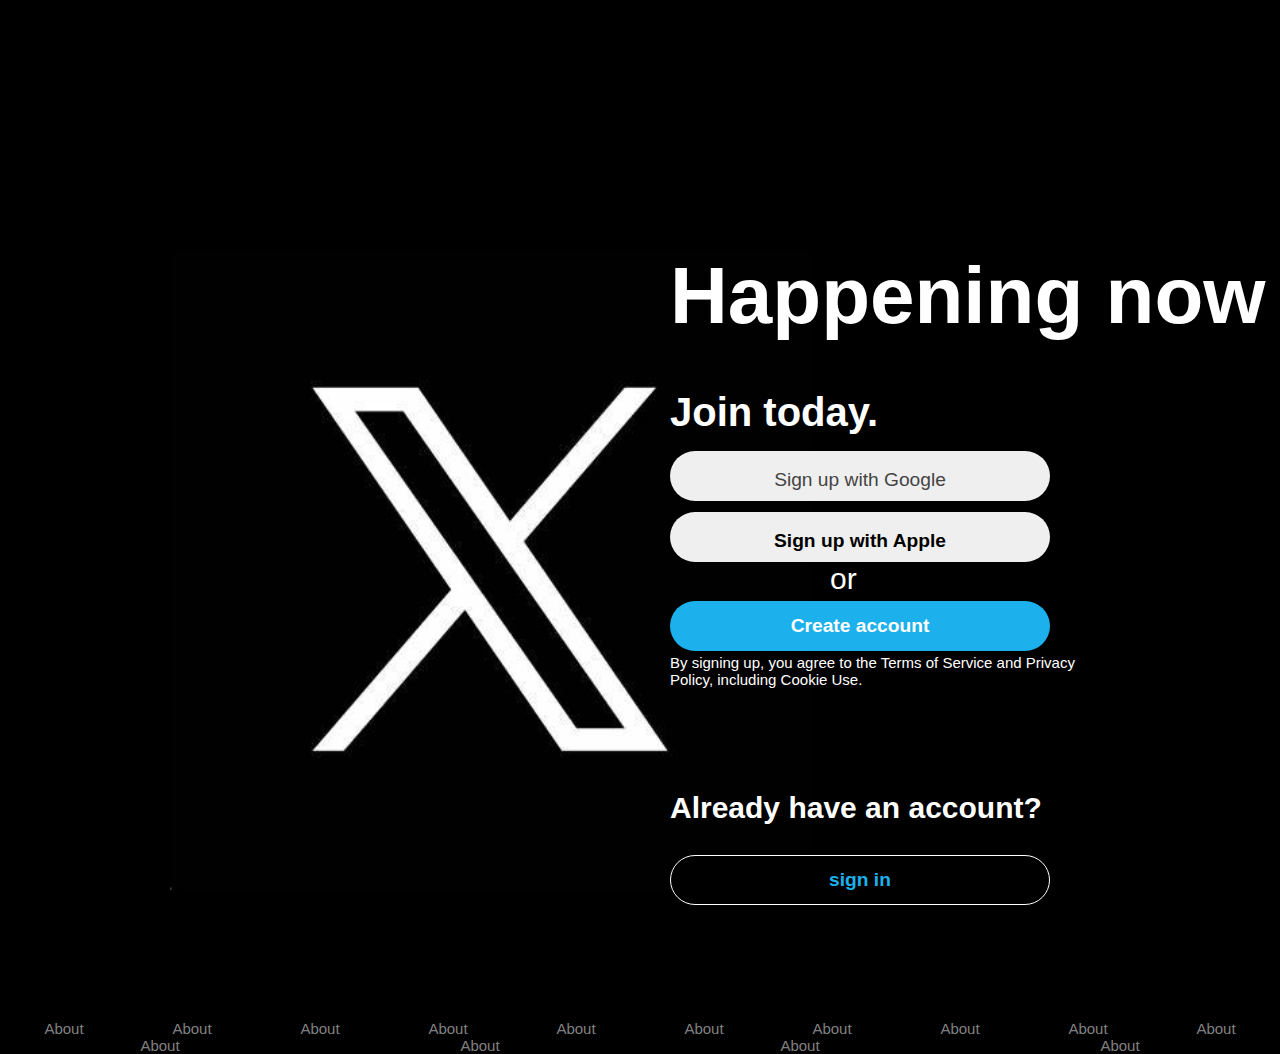
<file: index.html>
<!DOCTYPE html>
<html>

<head>
    <title>
        twitter-clone
    </title>
    <link rel="stylesheet" href="style.css">
    <link rel="stylesheet" href="https://cdnjs.cloudflare.com/ajax/libs/font-awesome/6.5.1/css/all.min.css"
        integrity="sha512-DTOQO9RWCH3ppGqcWaEA1BIZOC6xxalwEsw9c2QQeAIftl+Vegovlnee1c9QX4TctnWMn13TZye+giMm8e2LwA=="
        crossorigin="anonymous" referrerpolicy="no-referrer" />
</head>

<body>
    <div class="container">
        <div class="box-1">
            <img src="matter/image/x.jpeg">
        </div>
        <div class="box-2">
            <div>
                <p>Happening now</p>
                <p>Join today.</p>
            </div>
            <div style="
                    display: flex;
                    flex-direction: column;
                    margin-top: 15px;
                    ">
                <div class="button-logo">
                    <button class="button-1">
                        <i class="fa-brands fa-google" style="
                                color: #1100ff;
                                font-size: 30px;
                                "></i>
                        Sign up with Google
                    </button>
                </div>
                <div style="flex: 1;"></div>
                <div class="button-logo">
                    <button class="button-2">
                        <i class="fa-brands fa-apple" style="
                                font-size: 30px;
                                color: #000000;
                                "></i>
                        Sign up with Apple
                    </button>
                </div>

                <div class="or" style="
                    display: flex;
                    align-items: center;
                    color: white;
                    margin-left: 10rem;
                    ">
                    or
                </div>

                <div style="flex: 1;"></div>
                <div class="button-logo">
                    <button class="button-3">
                        Create account
                    </button>

                </div>
                <div class="text">
                    By signing up, you agree to the Terms of Service and Privacy Policy, including Cookie Use.
                </div>
                <div class = "last">
                    <div class="text-2">Already have an account?</div>
                    <div style="flex: 1;"></div>
                    <div class="button-4">
                        <button class = "b-4">sign in</button>
                    </div>
                </div>

            </div>
        </div>

    </div>

    <footer>
        <nav class ="footer">
            <span>About</span>
            <span>About</span>
            <span>About</span>
            <span>About</span>
            <span>About</span>
            <span>About</span>
            <span>About</span>
            <span>About</span>
            <span>About</span>
            <span>About</span>
        </nav>
        <nav class = "footer">
            <span>About</span>
            <span>About</span>
            <span>About</span>
            <span>About</span>
        </nav>
    </footer>
</body>

</html>
</file>
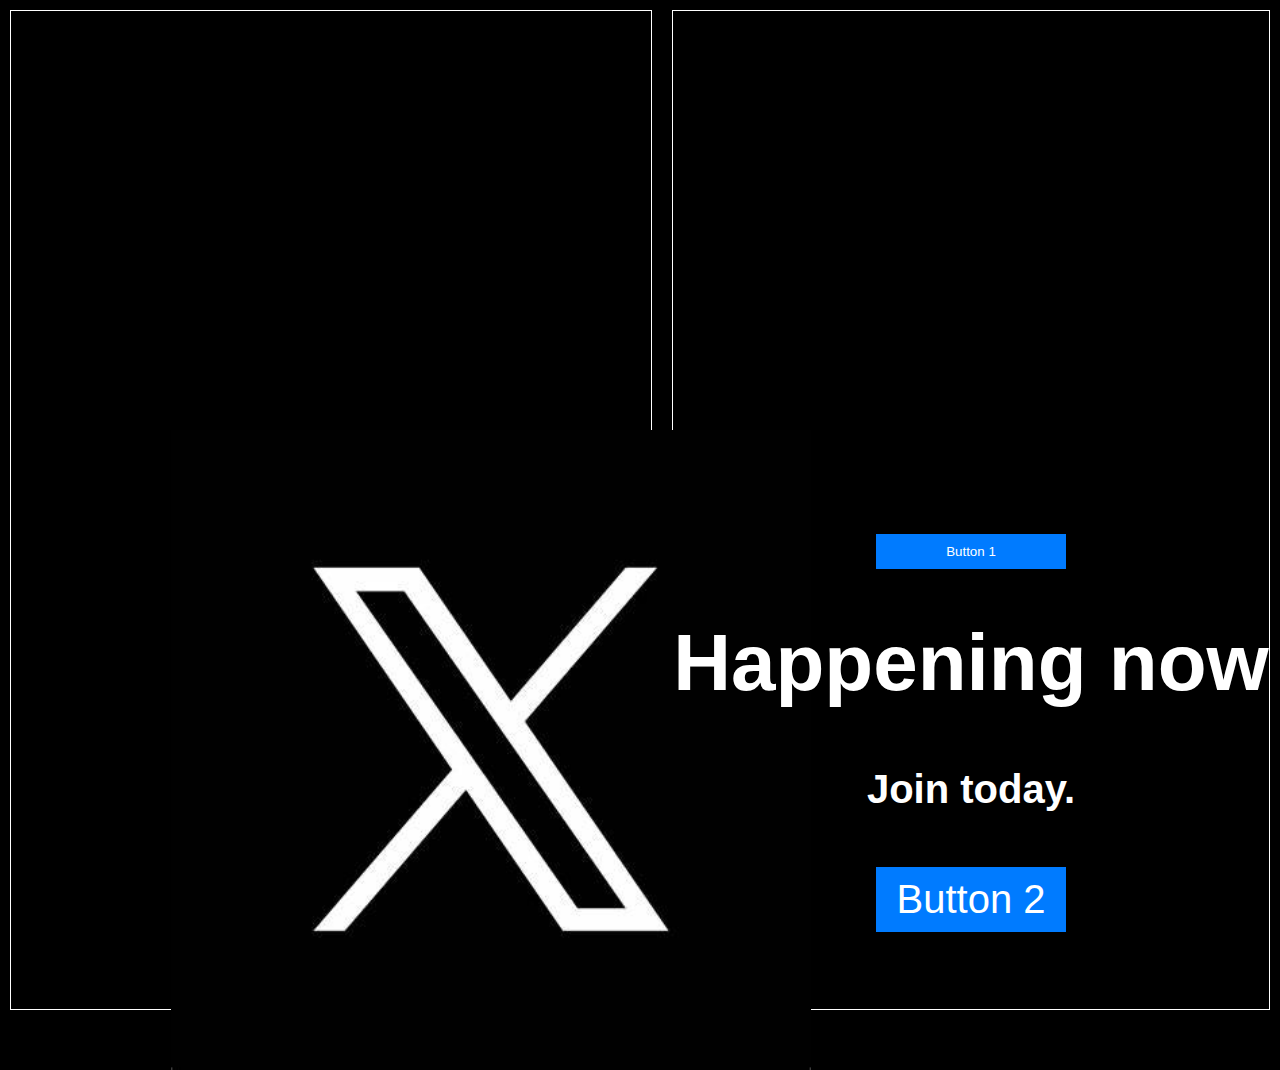
<file: chat.html>
<!DOCTYPE html>
<html>

<head>
    <title>
        twitter-clone
    </title>
    <link rel="stylesheet" href="style.css">
    <link rel="stylesheet" href="https://cdnjs.cloudflare.com/ajax/libs/font-awesome/6.5.1/css/all.min.css"
        integrity="sha512-DTOQO9RWCH3ppGqcWaEA1BIZOC6xxalwEsw9c2QQeAIftl+Vegovlnee1c9QX4TctnWMn13TZye+giMm8e2LwA=="
        crossorigin="anonymous" referrerpolicy="no-referrer" />
    <style>
        * {
            margin: 0;
            padding: 0;
            box-sizing: border-box;
        }

        body {
            background-color: black;
            font-family: Arial, sans-serif;
        }

        .container {
            display: flex;
        }

        .box-1,
        .box-2 {
            flex: 1;
            height: 1000px;
            margin: 10px;
            border: 1px solid white;
            display: flex;
            flex-direction: column;
            justify-content: center;
            align-items: center;
        }

        .box-1 img {
            height: 40rem;
        }

        .box-2 p {
            color: white;
            font-size: 5rem;
            font-weight: 800;
            margin-bottom: 10px;
        }

        .buttons {
            display: flex;
            flex-direction: column;
            gap: 10px;
        }

        .buttons button {
            padding: 10px 20px;
            background-color: #007bff;
            color: white;
            border: none;
            cursor: pointer;
        }

    </style>
</head>

<body>
    <div class="container">
        <div class="box-1">
            <img src="matter/image/x.jpeg" alt="Image">
        </div>
        <div class="box-2">
            <p>Happening now</p>
            <p>Join today.</p>
            <div class="buttons">
                <button>Button 1</button>
                <button>Button 2</button>
            </div>
        </div>
    </div>
</body>

</html>
</file>
<file: style.css>
*{
    margin: 0;
    padding: 0;
}
body{
    background-color: black;
    font-family:arial;
}
.container{
    display: flex;
}
.box-1{
    flex: 1;
    height: 1000px;
    margin: 10px;
}
.box-2{
    flex: 1;
    height: 1000px;
    margin: 10px;
}
.box-1 img{
    position: relative;
    top: 15rem;
    left: 10rem;
    height: 40rem;
}
.box-2 p{
    color: white;
    font-size: 5rem;
    font-weight:800;
    position: relative;
    top: 15rem;
}
.box-2 :nth-child(2){
    font-size:2.5rem;
    position: relative;
    top: 18rem;
}
.button-1{
    height: 50px;
    width: 380px;
    font-size: 1.2rem;
    border-radius: 50px;
    color: rgb(68, 68, 68);
    margin-bottom: 10px;
    border:  none;
}
.button-2{
    height: 50px;
    width: 380px;
    font-size: 1.2rem;
    border-radius: 50px;
    font-weight: 600;
    border:  none;
}

.button-3{
    height: 50px;
    width: 380px;
    font-size: 1.2rem;
    border-radius: 50px;
    font-weight: 600;
    color: white;
    background-color: #1cb1ec;
    border:  none;
}

.or{
    font-size: 30px;
}

.text{
    color: white;
    display: flex;
    align-items: center;
    font-size:15px;
    height: 40px;
    width: 440px;
}
.last{
    display: flex;
    flex-direction: column;
    margin-top: 100px;
}
.button-4{
    margin-top: 30px;
    flex: 1;
    display: flex;
    align-items: center;  
}
.b-4{
    height: 50px;
    width: 380px;
    font-size: 1.2rem;
    border-radius: 50px;
    font-weight: 600;
    color: #1cb1ec;
    background-color: black;
    border:  1px solid white;
}
.text-2{
    flex: 1;
    color: white;
    height: 20px;
    width: 500px;
    font-size: 30px;
    font-weight: 700
    
}
.footer{
    display: flex;
    justify-content: space-around;
}
.footer {
    font-size: 15px;
    color: gray;
}
.footer-2{
    display: flex;
}
.footer-2 a{
    font-size: 15px;
    color: gray;
}
</file>
